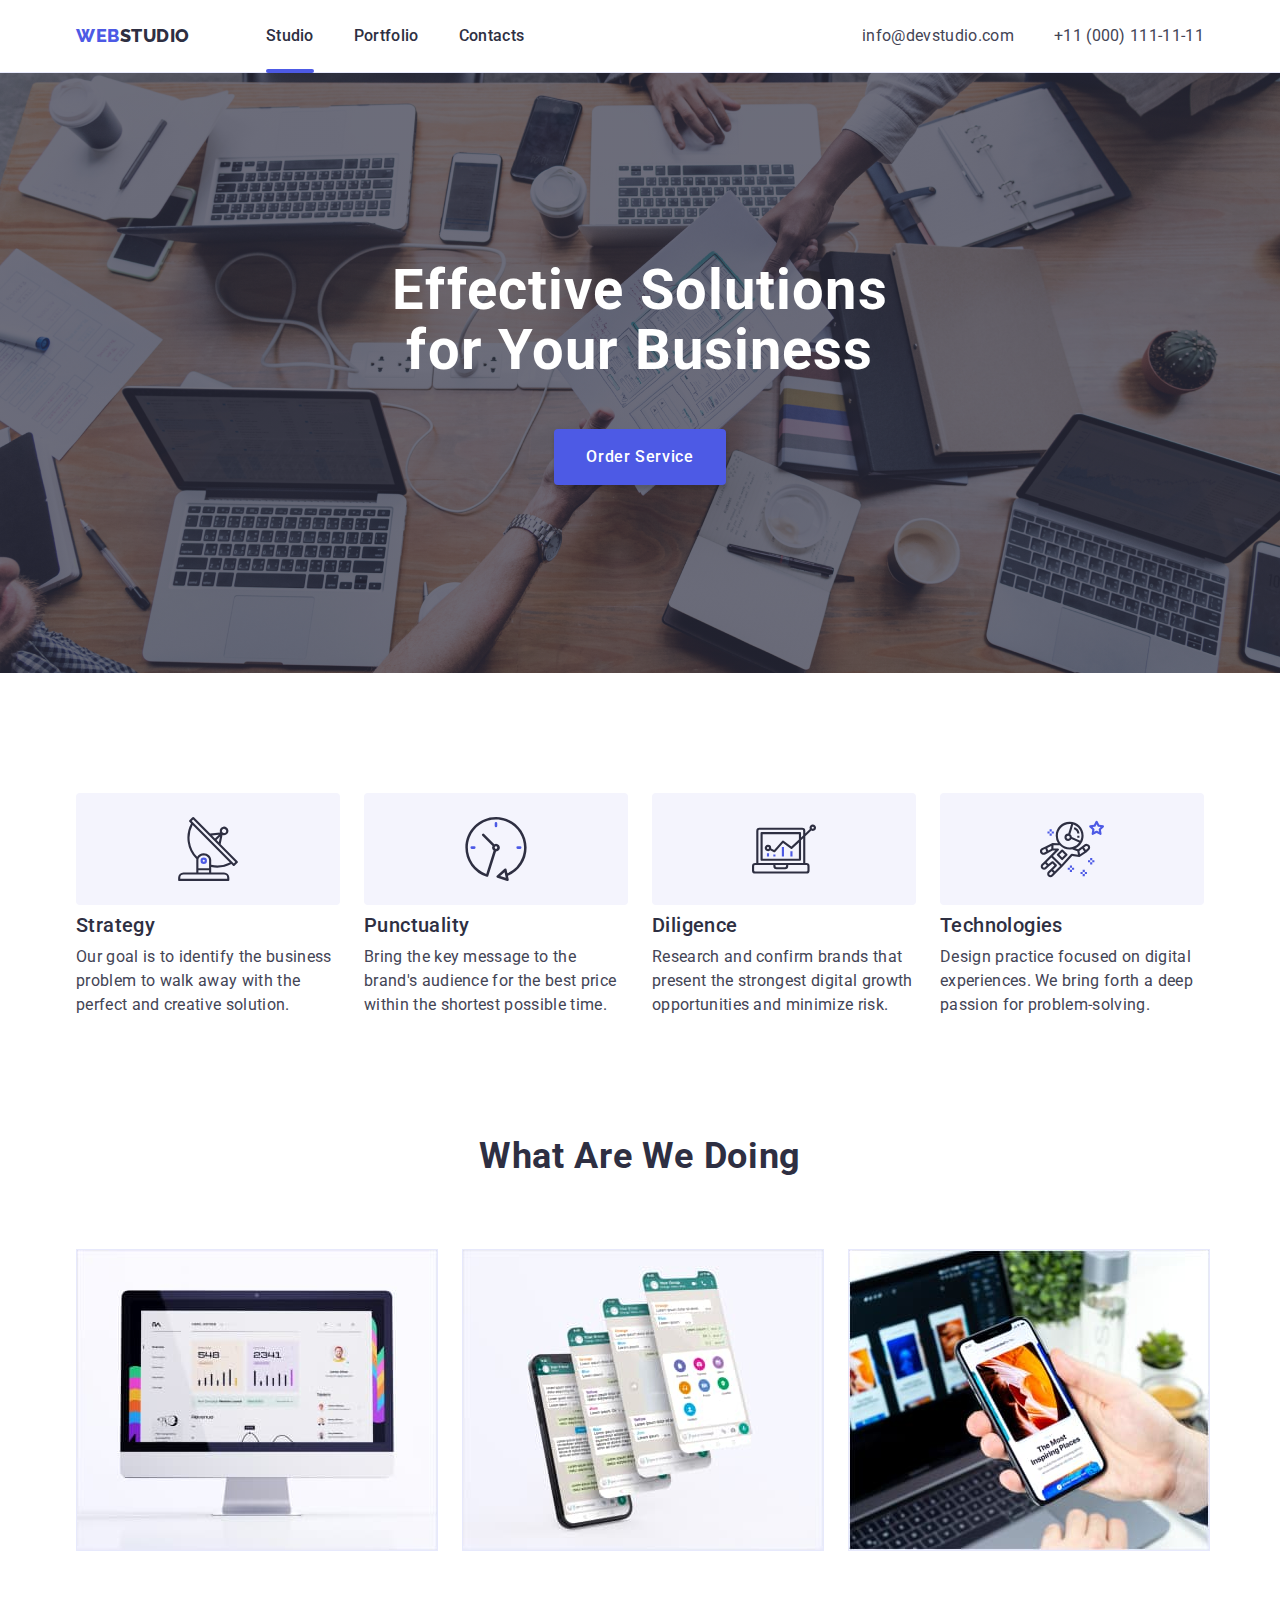
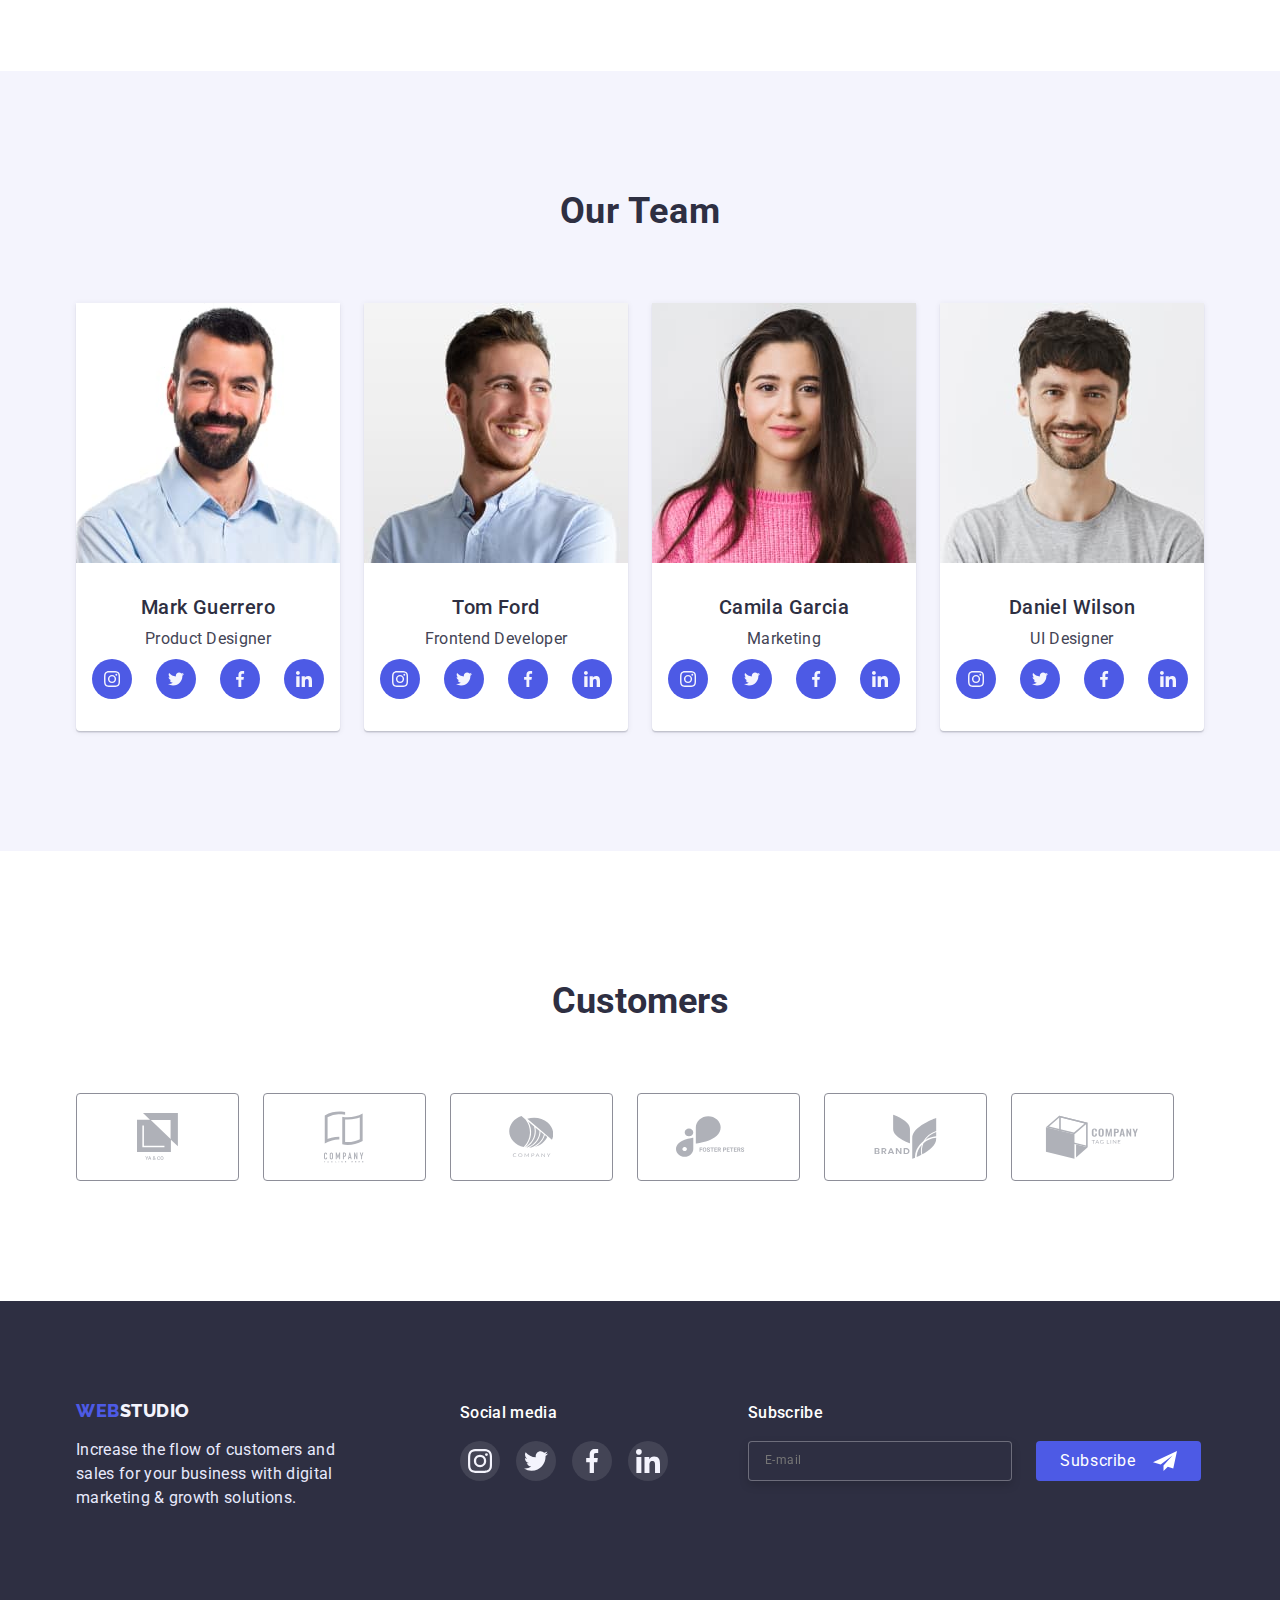
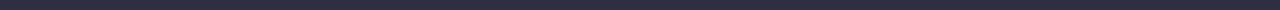
<file: index.html>
<!DOCTYPE html>
<html lang="en">
  <head>
    <meta charset="UTF-8" />
    <meta http-equiv="X-UA-Compatible" content="IE=edge" />
    <meta name="viewport" content="width=device-width, initial-scale=1.0" />
    <title>Document</title>
    <link rel="preconnect" href="https://fonts.googleapis.com" />
    <link rel="preconnect" href="https://fonts.gstatic.com" crossorigin />
    <link
      href="https://fonts.googleapis.com/css2?family=Raleway:wght@800&family=Roboto:wght@400;500;700&display=swap"
      rel="stylesheet"
    />
    <link
      rel="stylesheet"
      href="https://cdn.jsdelivr.net/npm/modern-normalize@1.1.0/modern-normalize.min.css"
    />
    <link rel="stylesheet" href="./styles/style.css" />
  </head>
  <body>
    <header class="header">
      <div class="container header-container">
        <nav class="header-nav">
          <div class="header-nav-box">
            <a class="header-nav-link text-raleway" href="./index.html"
              >WEB<span class="logo-header">STUDIO</span></a
            >
            <ul class="header-nav-list list">
              <li class="header-nav-item">
                <a
                  class="header-nav-links current text-roboto"
                  href="./index.html"
                  >Studio</a
                >
              </li>
              <li class="header-nav-item">
                <a class="header-nav-links text-roboto" href="./portfolio.html"
                  >Portfolio</a
                >
              </li>
              <li class="header-nav-item">
                <a class="header-nav-links text-roboto" href="">Contacts</a>
              </li>
            </ul>
          </div>
        </nav>

        <address class="header-address">
          <ul class="header-address-list list">
            <li class="header-address-contact link">
              <a
                href="mailto:info@devstudio.com"
                class="header-address-letterr text-roboto address-mail"
                >info@devstudio.com</a
              >
            </li>
            <li class="header-address-contact link">
              <a
                href="tel:+110001111111"
                class="header-address-letterr text-roboto address-phone"
                >+11 (000) 111-11-11</a
              >
            </li>
          </ul>
        </address>
      </div>
    </header>
    <main class="main">
      <section class="hero">
        <div class="container">
          <h1 class="hero-text text-roboto">
            Effective Solutions for Your Business
          </h1>
          <button type="button" class="hero-button text-roboto" data-modal-open>
            Order Service
          </button>
        </div>
      </section>

      <section class="scrolls">
        <div class="container">
          <h2 class="hidden-filt visually-hidden" hidden>Hidden</h2>
          <ul class="scrolls-list list">
            <li class="scrolls-item">
              <div class="scrolls-item-box">
                <svg class="scrolls-icon" width="64" height="64">
                  <use href="./images/symbol-defs.svg#icon-antenna"></use>
                </svg>
              </div>
              <h3 class="scrolls-subtitle text-roboto">Strategy</h3>
              <p class="scrolls-text text-roboto">
                Our goal is to identify the business problem to walk away with
                the perfect and creative solution.
              </p>
            </li>

            <li class="scrolls-item">
              <div class="scrolls-item-box">
                <svg class="scrolls-icon" width="64" height="64">
                  <use href="./images/symbol-defs.svg#icon-clock"></use>
                </svg>
              </div>
              <h3 class="scrolls-subtitle text-roboto">Punctuality</h3>
              <p class="scrolls-text text-roboto">
                Bring the key message to the brand's audience for the best price
                within the shortest possible time.
              </p>
            </li>

            <li class="scrolls-item">
              <div class="scrolls-item-box">
                <svg class="scrolls-icon" width="64" height="64">
                  <use href="./images/symbol-defs.svg#icon-diagram"></use>
                </svg>
              </div>
              <h3 class="scrolls-subtitle text-roboto">Diligence</h3>
              <p class="scrolls-text text-roboto">
                Research and confirm brands that present the strongest digital
                growth opportunities and minimize risk.
              </p>
            </li>

            <li class="scrolls-item">
              <div class="scrolls-item-box">
                <svg class="scrolls-icon" width="64" height="64">
                  <use href="./images/symbol-defs.svg#icon-astronaut"></use>
                </svg>
              </div>
              <h3 class="scrolls-subtitle text-roboto">Technologies</h3>
              <p class="scrolls-text text-roboto">
                Design practice focused on digital experiences. We bring forth a
                deep passion for problem-solving.
              </p>
            </li>
          </ul>
        </div>
      </section>

      <section class="picture-icon-job">
        <div class="container">
          <h2 class="picture-icon-subtitle text-roboto">What Are We Doing</h2>
          <ul class="picture-icon-list list">
            <li class="picture-icon-item">
              <img src="./images/mac.jpg" alt="mac" width="360" />
            </li>
            <li class="picture-icon-item">
              <img src="./images/phone.jpg" alt="phone" width="360" />
            </li>
            <li class="picture-icon-item">
              <img src="./images/photo.jpg" alt="photo" width="360" />
            </li>
          </ul>
        </div>
      </section>

      <section class="sec-team">
        <div class="container">
          <h2 class="sec-team-subtitle text-roboto">Our Team</h2>
          <ul class="sec-team-list list">
            <li class="sec-team-item">
              <img src="./images/mark.jpg" alt="mark" width="264" />
              <div class="sec-item-band">
                <h3 class="sec-team-item-subtitle text-roboto">
                  Mark Guerrero
                </h3>
                <p class="sec-team-item-text text-roboto">Product Designer</p>
                <ul class="team-soc-list list">
                  <li class="team-soc-item">
                    <a class="team-soc-link link" href="">
                      <svg class="team-soc-icon" width="16" height="16">
                        <use
                          href="./images/symbol-defs.svg#icon-instagram-2"
                        ></use>
                      </svg>
                    </a>
                  </li>
                  <li class="team-soc-item">
                    <a class="team-soc-link link" href="">
                      <svg class="team-soc-icon" width="16" height="16">
                        <use
                          href="./images/symbol-defs.svg#icon-twitter-1"
                        ></use>
                      </svg>
                    </a>
                  </li>
                  <li class="team-soc-item">
                    <a class="team-soc-link link" href="">
                      <svg class="team-soc-icon" width="16" height="16">
                        <use
                          href="./images/symbol-defs.svg#icon-facebook-1"
                        ></use>
                      </svg>
                    </a>
                  </li>
                  <li class="team-soc-item">
                    <a class="team-soc-link link" href="">
                      <svg class="team-soc-icon" width="16" height="16">
                        <use
                          href="./images/symbol-defs.svg#icon-linkedin-1"
                        ></use>
                      </svg>
                    </a>
                  </li>
                </ul>
              </div>
            </li>

            <li class="sec-team-item">
              <img src="./images/tom.jpg" alt="tom" width="264" />
              <div class="sec-item-band">
                <h3 class="sec-team-item-subtitle text-roboto">Tom Ford</h3>
                <p class="sec-team-item-text text-roboto">Frontend Developer</p>
                <ul class="team-soc-list list">
                  <li class="team-soc-item">
                    <a class="team-soc-link link" href="">
                      <svg class="team-soc-icon" width="16" height="16">
                        <use
                          href="./images/symbol-defs.svg#icon-instagram-2"
                        ></use>
                      </svg>
                    </a>
                  </li>
                  <li class="team-soc-item">
                    <a class="team-soc-link link" href="">
                      <svg class="team-soc-icon" width="16" height="16">
                        <use
                          href="./images/symbol-defs.svg#icon-twitter-1"
                        ></use>
                      </svg>
                    </a>
                  </li>
                  <li class="team-soc-item">
                    <a class="team-soc-link link" href="">
                      <svg class="team-soc-icon" width="16" height="16">
                        <use
                          href="./images/symbol-defs.svg#icon-facebook-1"
                        ></use>
                      </svg>
                    </a>
                  </li>
                  <li class="team-soc-item">
                    <a class="team-soc-link link" href="">
                      <svg class="team-soc-icon" width="16" height="16">
                        <use
                          href="./images/symbol-defs.svg#icon-linkedin-1"
                        ></use>
                      </svg>
                    </a>
                  </li>
                </ul>
              </div>
            </li>

            <li class="sec-team-item">
              <img src="./images/camila.jpg" alt="camila" width="264" />
              <div class="sec-item-band">
                <h3 class="sec-team-item-subtitle text-roboto">
                  Camila Garcia
                </h3>
                <p class="sec-team-item-text text-roboto">Marketing</p>
                <ul class="team-soc-list list">
                  <li class="team-soc-item">
                    <a class="team-soc-link link" href="">
                      <svg class="team-soc-icon" width="16" height="16">
                        <use
                          href="./images/symbol-defs.svg#icon-instagram-2"
                        ></use>
                      </svg>
                    </a>
                  </li>
                  <li class="team-soc-item">
                    <a class="team-soc-link link" href="">
                      <svg class="team-soc-icon" width="16" height="16">
                        <use
                          href="./images/symbol-defs.svg#icon-twitter-1"
                        ></use>
                      </svg>
                    </a>
                  </li>
                  <li class="team-soc-item">
                    <a class="team-soc-link link" href="">
                      <svg class="team-soc-icon" width="16" height="16">
                        <use
                          href="./images/symbol-defs.svg#icon-facebook-1"
                        ></use>
                      </svg>
                    </a>
                  </li>
                  <li class="team-soc-item">
                    <a class="team-soc-link link" href="">
                      <svg class="team-soc-icon" width="16" height="16">
                        <use
                          href="./images/symbol-defs.svg#icon-linkedin-1"
                        ></use>
                      </svg>
                    </a>
                  </li>
                </ul>
              </div>
            </li>

            <li class="sec-team-item">
              <img src="./images/daniel.jpg" alt="daniel" width="264" />
              <div class="sec-item-band">
                <h3 class="sec-team-item-subtitle text-roboto">
                  Daniel Wilson
                </h3>
                <p class="sec-team-item-text text-roboto">UI Designer</p>
                <ul class="team-soc-list list">
                  <li class="team-soc-item">
                    <a class="team-soc-link link" href="">
                      <svg class="team-soc-icon" width="16" height="16">
                        <use
                          href="./images/symbol-defs.svg#icon-instagram-2"
                        ></use>
                      </svg>
                    </a>
                  </li>
                  <li class="team-soc-item">
                    <a class="team-soc-link link" href="">
                      <svg class="team-soc-icon" width="16" height="16">
                        <use
                          href="./images/symbol-defs.svg#icon-twitter-1"
                        ></use>
                      </svg>
                    </a>
                  </li>
                  <li class="team-soc-item">
                    <a class="team-soc-link link" href="">
                      <svg class="team-soc-icon" width="16" height="16">
                        <use
                          href="./images/symbol-defs.svg#icon-facebook-1"
                        ></use>
                      </svg>
                    </a>
                  </li>
                  <li class="team-soc-item">
                    <a class="team-soc-link link" href="">
                      <svg class="team-soc-icon" width="16" height="16">
                        <use
                          href="./images/symbol-defs.svg#icon-linkedin-1"
                        ></use>
                      </svg>
                    </a>
                  </li>
                </ul>
              </div>
            </li>
          </ul>
        </div>
      </section>
      <section class="custom-logo">
        <div class="container">
          <h2 class="custom-text text-roboto">Customers</h2>
          <ul class="custom-sec-list list">
            <li class="custom-sec-item">
              <a href="" class="custom-sec-link link">
                <svg class="custom-sec-icon" width="41" height="47">
                  <use href="./images/symbol-defs.svg#icon-group"></use>
                </svg>
              </a>
            </li>
            <li class="custom-sec-item">
              <a href="" class="custom-sec-link link">
                <svg class="custom-sec-icon" width="40" height="52">
                  <use href="./images/symbol-defs.svg#icon-group-1"></use>
                </svg>
              </a>
            </li>
            <li class="custom-sec-item">
              <a href="" class="custom-sec-link">
                <svg class="custom-sec-icon" width="44" height="41">
                  <use href="./images/symbol-defs.svg#icon-group-2"></use>
                </svg>
              </a>
            </li>
            <li class="custom-sec-item">
              <a href="" class="custom-sec-link link">
                <svg class="custom-sec-icon" width="84" height="41">
                  <use href="./images/symbol-defs.svg#icon-group-3"></use>
                </svg>
              </a>
            </li>
            <li class="custom-sec-item">
              <a href="" class="custom-sec-link link">
                <svg class="custom-sec-icon" width="63" height="45">
                  <use href="./images/symbol-defs.svg#icon-group-4"></use>
                </svg>
              </a>
            </li>
            <li class="custom-sec-item">
              <a href="" class="custom-sec-link link">
                <svg class="custom-sec-icon" width="94" height="44">
                  <use href="./images/symbol-defs.svg#icon-group-5"></use>
                </svg>
              </a>
            </li>
          </ul>
        </div>
      </section>
    </main>

    <footer class="page-two-footer">
      <div class="container footer-cont">
        <div class="footer-logo">
          <a href="./index.html" class="page-two-logo text-raleway"
            >WEB<span class="logo-foote">STUDIO</span></a
          >
          <p class="page-two-text text-roboto">
            Increase the flow of customers and sales for your business with
            digital marketing & growth solutions.
          </p>
        </div>
        <div class="social-footer">
          <p class="text-footer-icon text-roboto">Social media</p>
          <ul class="footer-list-icon list">
            <li class="footer-item-icon">
              <a class="footer-link-icon link" href="">
                <svg class="footer-icon" width="16" height="16">
                  <use href="./images/symbol-defs.svg#icon-instagram-2"></use>
                </svg>
              </a>
            </li>
            <li class="footer-item-icon">
              <a class="footer-link-icon link" href="">
                <svg class="footer-icon" width="16" height="16">
                  <use href="./images/symbol-defs.svg#icon-twitter-1"></use>
                </svg>
              </a>
            </li>
            <li class="footer-item-icon">
              <a class="footer-link-icon link" href="">
                <svg class="footer-icon" width="16" height="16">
                  <use href="./images/symbol-defs.svg#icon-facebook-1"></use>
                </svg>
              </a>
            </li>
            <li class="footer-item-icon">
              <a class="footer-link-icon link" href="">
                <svg class="footer-icon" width="16" height="16">
                  <use href="./images/symbol-defs.svg#icon-linkedin-1"></use>
                </svg>
              </a>
            </li>
          </ul>
        </div>
        <div class="footer-form">
          <p class="footer-form-txt text-roboto">Subscribe</p>
          <form class="fotr-form">
            <input
              type="email"
              name="E-mail"
              class="ftr-form-inp"
              placeholder="E-mail"
            />

            <button type="submit" class="footer-form-btn">
              Subscribe
              <svg class="footer-icon-button" width="24" height="24">
                <use href="./images/symbol-defs.svg#icon-Frame-3"></use>
              </svg>
            </button>
          </form>
        </div>
      </div>
    </footer>
    <div class="backdrop is-hidden" data-modal>
      <div class="modal">
        <button type="button" class="modal-close-btn" data-modal-close>
          <svg class="modal-icon" width="16" height="16">
            <use
              href="./images/symbol-defs.svg#icon-close-black-18dp-2-1-1"
            ></use>
          </svg>
        </button>
        <p class="modal-title text-roboto">
          Leave your contacts and we will call you back
        </p>
        <form class="modal-form">
          <label class="modal-field">
            <span class="modal-form-text text-roboto">Name</span>
            <span class="modal-field-icon">
              <input type="text" name="user-name" class="modal-form-input" />
              <svg class="modal-form-icon" width="18" height="24">
                <use href="./images/symbol-defs.svg#icon-person-black"></use>
              </svg>
            </span>
          </label>
          <label class="modal-field">
            <span class="modal-form-text text-roboto">Phone</span>
            <span class="modal-field-icon">
              <input type="tel" name="user-phone" class="modal-form-input" />
              <svg class="modal-form-icon" width="18" height="24">
                <use href="./images/symbol-defs.svg#icon-phone-black"></use>
              </svg>
            </span>
          </label>
          <label class="modal-field">
            <span class="modal-form-text text-roboto">Email</span>
            <span class="modal-field-icon">
              <input type="email" name="user-email" class="modal-form-input" />
              <svg class="modal-form-icon" width="18" height="24">
                <use href="./images/symbol-defs.svg#icon-email-black"></use>
              </svg>
            </span>
          </label>
          <label class="modal-field">
            <span class="modal-form-text text-roboto">Comment</span>
            <span class="modal-text-input">
              <textarea
                name="user-comment"
                class="modal-com-input"
                placeholder="Text input"
              ></textarea>
            </span>
          </label>
          <div class="check-box between">
            <input
              class="input-check visually-hidden"
              type="checkbox"
              id="check"
              value="true"
            />
            <label
              class="modal-field last-lbl text-roboto check-text"
              for="check"
              >I accept the terms and conditions of the
              <span class="checkbox-span">
                <a class="modal-field-link" href="">Privacy Policy</a>
              </span>
            </label>
          </div>
          <button type="submit" class="modal-form-btn text-roboto">Send</button>
        </form>
      </div>
    </div>
    <script src="./js/modal.js"></script>
  </body>
</html>
</file>
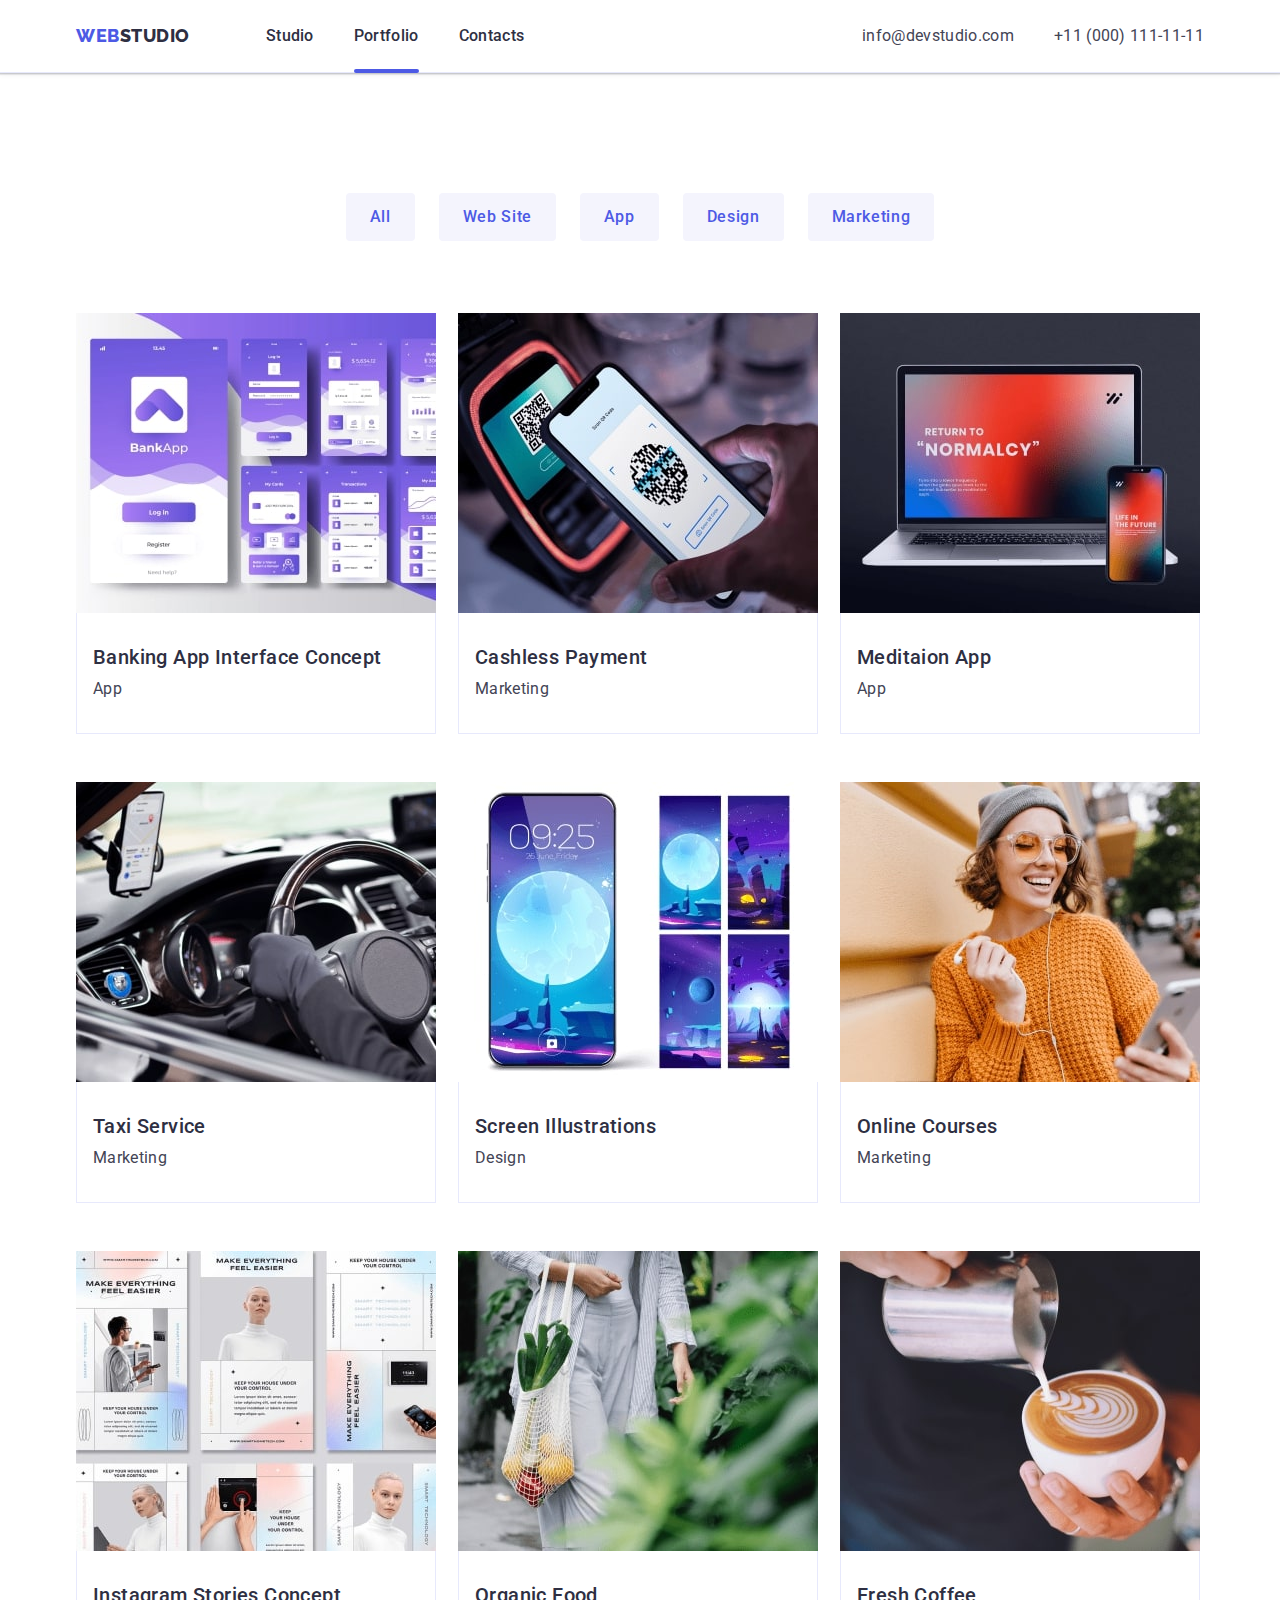
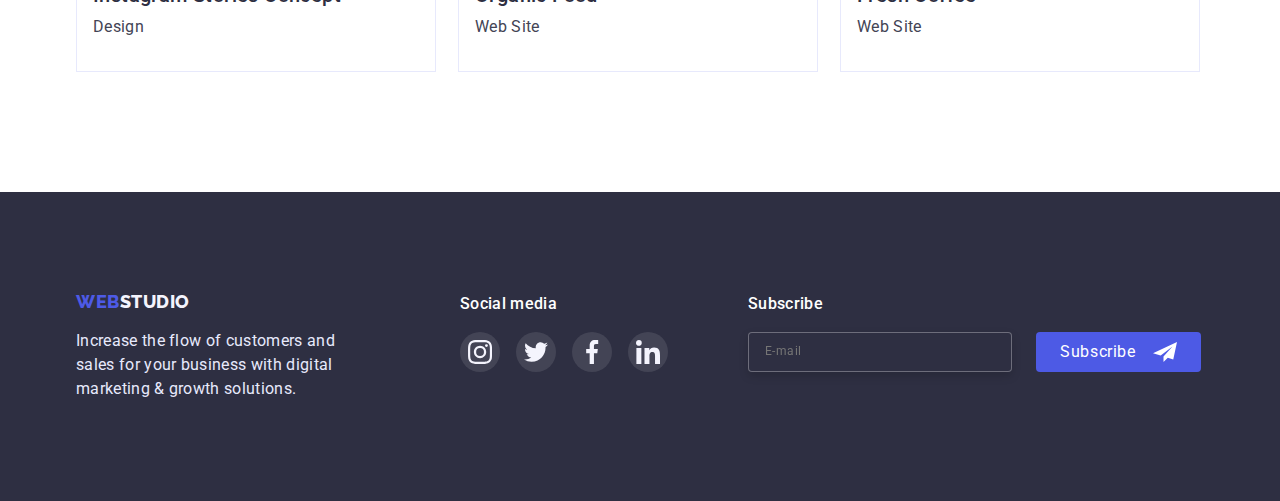
<file: portfolio.html>
<!DOCTYPE html>
<html lang="en">
  <head>
    <meta charset="UTF-8" />
    <meta http-equiv="X-UA-Compatible" content="IE=edge" />
    <meta name="viewport" content="width=device-width, initial-scale=1.0" />
    <title>Document</title>
    <link rel="preconnect" href="https://fonts.googleapis.com" />
    <link rel="preconnect" href="https://fonts.gstatic.com" crossorigin />
    <link
      href="https://fonts.googleapis.com/css2?family=Raleway:wght@800&family=Roboto:wght@400;500;700&display=swap"
      rel="stylesheet"
    />
    <link
      rel="stylesheet"
      href="https://cdn.jsdelivr.net/npm/modern-normalize@1.1.0/modern-normalize.min.css"
    />
    <link rel="stylesheet" href="./styles/style.css" />
  </head>
  <body>
    <header class="header">
      <div class="container header-container">
        <nav class="header-nav">
          <a class="header-nav-link text-raleway" href="./index.html"
            >WEB<span class="logo-header">STUDIO</span></a
          >
          <ul class="header-nav-list list">
            <li class="header-nav-item">
              <a class="header-nav-links text-roboto" href="./index.html"
                >Studio</a
              >
            </li>
            <li class="header-nav-item">
              <a
                class="header-nav-links current text-roboto"
                href="./portfolio.html"
                >Portfolio</a
              >
            </li>
            <li class="header-nav-item">
              <a class="header-nav-links text-roboto" href="">Contacts</a>
            </li>
          </ul>
        </nav>
        <address class="header-address">
          <ul class="header-address-list list">
            <li class="header-address-contact link">
              <a
                href="mailto:info@devstudio.com"
                class="header-address-letterr text-roboto address-mail"
                >info@devstudio.com</a
              >
            </li>
            <li class="header-address-contact link">
              <a
                href="tel:+110001111111"
                class="header-address-letterr text-roboto address-phone"
                >+11 (000) 111-11-11</a
              >
            </li>
          </ul>
        </address>
      </div>
    </header>
    <main class="main-buttons-list">
      <section class="main-sec-prt">
        <div class="container cont-btn">
          <h1 class="hidden-filt visually-hidden" hidden>filters</h1>
          <ul class="main-buttons list">
            <li class="item-btn">
              <button type="button" class="btn">All</button>
            </li>
            <li class="item-btn">
              <button type="button" class="btn">Web Site</button>
            </li>
            <li class="item-btn">
              <button type="button" class="btn">App</button>
            </li>
            <li class="item-btn">
              <button type="button" class="btn">Design</button>
            </li>
            <li class="item-btn">
              <button type="button" class="btn">Marketing</button>
            </li>
          </ul>
          <ul class="main-prt-list list link">
            <li class="gallery-item">
              <a href="" class="gallery-item-link link">
                <div class="gallery-img-wrap">
                  <img
                    src="./images/bank-app.jpg"
                    alt="Banking App Interface Concept"
                    width="360"
                    height="300"
                  />
                  <p class="gallery-text-wrap text-roboto">
                    14 Stylish and User-Friendly App Design Concepts · Task
                    Manager App · Calorie Tracker App · Exotic Fruit Ecommerce
                    App · Cloud Storage App
                  </p>
                </div>
                <div class="gllery-text">
                  <h2 class="main-prt-subtitle">
                    Banking App Interface Concept
                  </h2>
                  <p class="main-prt-text">App</p>
                </div>
              </a>
            </li>
            <li class="gallery-item">
              <a href="" class="gallery-item-link link">
                <div class="gallery-img-wrap">
                  <img
                    src="./images/payment.jpg"
                    alt="Cashless Payment"
                    width="360"
                    height="300"
                  />
                  <p class="gallery-text-wrap text-roboto">
                    14 Stylish and User-Friendly App Design Concepts · Task
                    Manager App · Calorie Tracker App · Exotic Fruit Ecommerce
                    App · Cloud Storage App
                  </p>
                </div>

                <div class="gllery-text">
                  <h2 class="main-prt-subtitle">Cashless Payment</h2>
                  <p class="main-prt-text">Marketing</p>
                </div>
              </a>
            </li>
            <li class="gallery-item">
              <a href="" class="gallery-item-link link">
                <div class="gallery-img-wrap">
                  <img
                    src="./images/meditation.jpg"
                    alt="Meditaion App"
                    width="360"
                    height="300"
                  />
                  <p class="gallery-text-wrap text-roboto">
                    14 Stylish and User-Friendly App Design Concepts · Task
                    Manager App · Calorie Tracker App · Exotic Fruit Ecommerce
                    App · Cloud Storage App
                  </p>
                </div>

                <div class="gllery-text">
                  <h2 class="main-prt-subtitle">Meditaion App</h2>
                  <p class="main-prt-text">App</p>
                </div>
              </a>
            </li>
            <li class="gallery-item">
              <a href="" class="gallery-item-link link">
                <div class="gallery-img-wrap">
                  <img
                    src="./images/taxi.jpg"
                    alt="Taxi Service"
                    width="360"
                    height="300"
                  />
                  <p class="gallery-text-wrap text-roboto">
                    14 Stylish and User-Friendly App Design Concepts · Task
                    Manager App · Calorie Tracker App · Exotic Fruit Ecommerce
                    App · Cloud Storage App
                  </p>
                </div>

                <div class="gllery-text">
                  <h2 class="main-prt-subtitle">Taxi Service</h2>
                  <p class="main-prt-text">Marketing</p>
                </div>
              </a>
            </li>
            <li class="gallery-item">
              <a href="" class="gallery-item-link link">
                <div class="gallery-img-wrap">
                  <img
                    src="./images/screen.jpg"
                    alt="Screen Illustrations"
                    width="360"
                    height="300"
                  />
                  <p class="gallery-text-wrap text-roboto">
                    14 Stylish and User-Friendly App Design Concepts · Task
                    Manager App · Calorie Tracker App · Exotic Fruit Ecommerce
                    App · Cloud Storage App
                  </p>
                </div>

                <div class="gllery-text">
                  <h2 class="main-prt-subtitle">Screen Illustrations</h2>
                  <p class="main-prt-text">Design</p>
                </div>
              </a>
            </li>
            <li class="gallery-item">
              <a href="" class="gallery-item-link link">
                <div class="gallery-img-wrap">
                  <img
                    src="./images/courses.jpg"
                    alt="Online Courses"
                    width="360"
                    height="300"
                  />
                  <p class="gallery-text-wrap text-roboto">
                    14 Stylish and User-Friendly App Design Concepts · Task
                    Manager App · Calorie Tracker App · Exotic Fruit Ecommerce
                    App · Cloud Storage App
                  </p>
                </div>

                <div class="gllery-text">
                  <h2 class="main-prt-subtitle">Online Courses</h2>
                  <p class="main-prt-text">Marketing</p>
                </div>
              </a>
            </li>
            <li class="gallery-item">
              <a href="" class="gallery-item-link link">
                <div class="gallery-img-wrap">
                  <img
                    src="./images/inst-storis.jpg"
                    alt="Instagram Stories Concept"
                    width="360"
                    height="300"
                  />
                  <p class="gallery-text-wrap text-roboto">
                    14 Stylish and User-Friendly App Design Concepts · Task
                    Manager App · Calorie Tracker App · Exotic Fruit Ecommerce
                    App · Cloud Storage App
                  </p>
                </div>

                <div class="gllery-text">
                  <h2 class="main-prt-subtitle">Instagram Stories Concept</h2>
                  <p class="main-prt-text">Design</p>
                </div>
              </a>
            </li>

            <li class="gallery-item">
              <a href="" class="gallery-item-link link">
                <div class="gallery-img-wrap">
                  <img
                    src="./images/org-food.jpg"
                    alt="Organic Food"
                    width="360"
                    height="300"
                  />
                  <p class="gallery-text-wrap text-roboto">
                    14 Stylish and User-Friendly App Design Concepts · Task
                    Manager App · Calorie Tracker App · Exotic Fruit Ecommerce
                    App · Cloud Storage App
                  </p>
                </div>

                <div class="gllery-text">
                  <h2 class="main-prt-subtitle">Organic Food</h2>
                  <p class="main-prt-text">Web Site</p>
                </div>
              </a>
            </li>
            <li class="gallery-item">
              <a href="" class="gallery-item-link link">
                <div class="gallery-img-wrap">
                  <img
                    src="./images/coffee.jpg"
                    alt="Fresh Coffee"
                    width="360"
                    height="300"
                  />
                  <p class="gallery-text-wrap text-roboto">
                    14 Stylish and User-Friendly App Design Concepts · Task
                    Manager App · Calorie Tracker App · Exotic Fruit Ecommerce
                    App · Cloud Storage App
                  </p>
                </div>

                <div class="gllery-text">
                  <h2 class="main-prt-subtitle">Fresh Coffee</h2>
                  <p class="main-prt-text">Web Site</p>
                </div>
              </a>
            </li>
          </ul>
        </div>
      </section>
    </main>
    <footer class="page-two-footer">
      <div class="container footer-cont">
        <div class="footer-logo">
          <a href="./index.html" class="page-two-logo text-raleway"
            >WEB<span class="logo-foote">STUDIO</span></a
          >
          <p class="page-two-text text-roboto">
            Increase the flow of customers and sales for your business with
            digital marketing & growth solutions.
          </p>
        </div>
        <div class="social-footer">
          <p class="text-footer-icon text-roboto">Social media</p>
          <ul class="footer-list-icon list">
            <li class="footer-item-icon">
              <a class="footer-link-icon link" href="">
                <svg class="footer-icon" width="16" height="16">
                  <use href="./images/symbol-defs.svg#icon-instagram-2"></use>
                </svg>
              </a>
            </li>
            <li class="footer-item-icon">
              <a class="footer-link-icon link" href="">
                <svg class="footer-icon" width="16" height="16">
                  <use href="./images/symbol-defs.svg#icon-twitter-1"></use>
                </svg>
              </a>
            </li>
            <li class="footer-item-icon">
              <a class="footer-link-icon link" href="">
                <svg class="footer-icon" width="16" height="16">
                  <use href="./images/symbol-defs.svg#icon-facebook-1"></use>
                </svg>
              </a>
            </li>
            <li class="footer-item-icon">
              <a class="footer-link-icon link" href="">
                <svg class="footer-icon" width="16" height="16">
                  <use href="./images/symbol-defs.svg#icon-linkedin-1"></use>
                </svg>
              </a>
            </li>
          </ul>
        </div>
        <div class="footer-form">
          <p class="footer-form-txt text-roboto">Subscribe</p>
          <form class="fotr-form">
            <input
              type="email"
              name="E-mail"
              class="ftr-form-inp"
              placeholder="E-mail"
            />
            <div class="footer-btn-icon">
              <button type="submit" class="footer-form-btn">
                <span class="footer-form-span">Subscribe</span>
              </button>
              <svg class="footer-icon-button" width="24" height="24">
                <use href="./images/symbol-defs.svg#icon-Frame-3"></use>
              </svg>
            </div>
          </form>
        </div>
      </div>
    </footer>
  </body>
</html>
</file>
<file: styles/style.css>
/* index style */
body {
  color: var(--dark-color);
  font-family: "Roboto", sans-serif;
  background-color: #ffffff;
}

:root {
  --transition-fun: cubic-bezier(0.4, 0, 0.2, 1);
  --primarybrand-color: #4d5ae5;
  --pressedstate-color: #404bbf;
  --dark-color: #2e2f42;
  --success-color: #31d0aa;
  --text-color: #434455;
  --subtletext-color: #8e8f99;
  --accent-color: #e7e9fc;
  --light-color: #f4f4fd;
  --modaloverlay-color: #2e2f4266;
  --herobgr-color: #2e2f42b2;
  --current-color: #9747ff;
  --lggrad-color: linear-gradient(rgba(46, 47, 66, 0.7), rgba(46, 47, 66, 0.7));
}

h1,
h2,
h3,
h4,
h5,
p {
  margin-top: 0;
  margin-bottom: 0;
}
ul {
  margin-top: 0;
  margin-bottom: 0;
  padding-left: 0;
}
img {
  display: block;
}
.link {
  text-decoration: none;
}
.list {
  list-style: none;
}
.box-list {
}
button {
  cursor: pointer;
}
.container {
  width: 100%;
  max-width: 1158px;
  padding: 0 15px;
  margin: 0 auto;
}
.footer-cont {
  display: flex;
}
.header-container {
  display: flex;
  align-items: center;
}
.text-raleway {
  font-family: "Raleway", sans-serif;
  text-decoration: none;
}
.logo-foote {
  color: var(--light-color);
}
.logo-header {
  color: var(--dark-color);
}
.text-roboto {
  font-family: "Roboto", sans-serif;
  text-decoration: none;
  font-style: normal;
}
.header {
  border-bottom: 1px solid #e7e9fc;
  box-shadow: 0px 2px 1px rgba(46, 47, 66, 0.08),
    0px 1px 1px rgba(46, 47, 66, 0.16), 0px 1px 6px rgba(46, 47, 66, 0.08);
}

.header-nav {
  display: flex;
  margin-right: auto;
}
.header-nav-link {
  padding-top: 24px;
  padding-bottom: 24px;
  font-weight: 800;
  font-size: 18px;
  line-height: 1.33;
  letter-spacing: 0.03em;
  color: var(--primarybrand-color);
}
.header-nav-item {
  position: relative;
  padding-top: 24px;
  padding-bottom: 24px;
}
.header-nav-box {
  display: flex;
}
.current {
  color: var(--primarybrand-color);
}
.current::after {
  content: "";
  position: absolute;
  background-color: var(--primarybrand-color);
  border-radius: 2px;
  display: block;
  width: 100%;
  height: 4px;
  bottom: -1px;
  left: 0;
  pointer-events: none;
}
.header-nav-list {
  display: flex;
  gap: 40px;
  margin-left: 76px;
}
.header-nav-links {
  transition-property: color 250ms var(--transition-fun);
  font-weight: 500;
  font-size: 16px;
  line-height: 1.5;
  letter-spacing: 0.02em;
  color: var(--dark-color);
  transition: 250ms;
}
.header-nav-links:is(:hover, :focus) {
  color: var(--pressedstate-color);
}
.header-address {
}
.header-address-list {
  display: flex;
  gap: 40px;
}
.header-address-letterr {
  transition-property: color 250ms var(--transition-fun);
  font-weight: 400;
  font-size: 16px;
  line-height: 1.5;
  letter-spacing: 0.02em;
  color: var(--text-color);
}
.address-mail {
}
.address-phone {
}
.header-address-letterr:is(:hover, :focus) {
  color: var(--pressedstate-color);
}
.header-address-contact {
}
.main {
}
.hero {
  display: flex;
  background-color: var(--dark-color);
  background-image: var(--lggrad-color), url(../images/people-office.jpg);
  background-repeat: no-repeat;
  background-position: center;
  background-size: cover;
  max-width: 1440px;
  padding-top: 188px;
  padding-bottom: 188px;
  margin: auto;
}
.hero-text {
  display: flex;
  align-items: center;
  margin: auto;
  max-width: 500px;
  height: 120px;
}

.hero-text {
  font-weight: 700;
  font-size: 56px;
  line-height: 1.07;
  text-align: center;
  letter-spacing: 0.02em;
  color: #ffffff;
}
.hero-button {
  display: flex;
  padding: 16px 32px;
  min-width: 169px;
  height: 56px;
  box-shadow: 0px 4px 4px rgba(0, 0, 0, 0.15);
  border-radius: 4px;
  border: 0;
}
.hero-button {
  transition-property: background-color 250ms var(--transition-fun);
  margin-left: auto;
  margin-right: auto;
  margin-top: 48px;
  font-weight: 500;
  font-size: 16px;
  line-height: 1.5;
  letter-spacing: 0.04em;
  color: #ffffff;
  background: var(--primarybrand-color);
  cursor: pointer;
  transition: 250ms;
}
.hero-button:is(:hover, :focus) {
  background-color: var(--pressedstate-color);
}
.scrolls {
  padding-top: 120px;
  padding-bottom: 120px;
}
.visually-hidden {
  position: absolute;
  width: 1px;
  height: 1px;
  margin: -1px;
  border: 0;
  padding: 0;
  white-space: nowrap;
  clip-path: inset(100%);
  clip: rect(0 0 0 0);
  overflow: hidden;
}

.scrolls-list {
  display: flex;
}
.scrolls-icon {
}
.scrolls-item-box {
  display: flex;
  justify-content: center;
  align-items: center;
  width: 264px;
  height: 112px;
  background: #f4f4fd;
  border-radius: 4px;
  margin-bottom: 8px;
}
.scrolls-item {
  margin-left: 24px;
  width: 264px;
  height: 104px;
}
.scrolls-item:first-child {
  margin-left: 0;
}
.scrolls-subtitle {
  font-weight: 500;
  font-size: 20px;
  line-height: 1.2;
  letter-spacing: 0.02em;
  color: var(--dark-color);
  margin-bottom: 8px;
}

.scrolls-text {
  font-weight: 400;
  font-size: 16px;
  line-height: 1.5;
  letter-spacing: 0.02em;
  color: var(--text-color);
}
.picture-icon-job {
  margin-top: 120px;
  padding-bottom: 120px;
}
.picture-icon-subtitle {
  margin-bottom: 72px;
  text-align: center;
}
.picture-icon-subtitle {
  font-weight: 700;
  font-size: 36px;
  line-height: 1.11;
  letter-spacing: 0.02em;
  color: var(--dark-color);
}
.picture-icon-list {
  display: flex;
  gap: 24px;
}
.picture-icon-item {
  border: 1px solid #e7e9fc;
}
.sec-team {
  padding-top: 120px;
  padding-bottom: 120px;
  background: var(--light-color);
}
.sec-item-band {
  padding: 32px 16px;
  text-align: center;
}
.sec-team-subtitle {
  font-weight: 700;
  font-size: 36px;
  line-height: 40px;
  letter-spacing: 0.02em;
  color: var(--dark-color);
}
.team-soc-list {
  display: flex;
  justify-content: center;
  gap: 24px;
  margin-top: 8px;
}
.team-soc-item {
  width: 40px;
  height: 40px;
}
.team-soc-link {
  transition-property: background-color 250ms var(--transition-fun);
  width: 100%;
  height: 100%;
  border-radius: 50%;
  display: flex;
  justify-content: center;
  align-items: center;
  background-color: #4d5ae5;
  transition: 250ms;
}
.team-soc-icon {
  fill: #f4f4fd;
}
.team-soc-link:is(:hover, :focus) {
  background-color: #404bbf;
}
.social-footer {
  margin-left: 120px;
}
.footer-list-icon {
  display: flex;
  justify-content: center;
  gap: 16px;
  margin-top: 8px;
}
.custom-logo {
  padding-top: 130px;
  padding-bottom: 120px;
}
.custom-text {
  font-weight: 700;
  font-size: 36px;
  line-height: 40px;
  text-align: center;
  margin-bottom: 72px;
}
.custom-sec-list {
  display: flex;
  gap: 24px;
}
.custom-sec-item {
  width: calc((100% - 150px) / 6);
  height: 88px;
}
.custom-sec-link {
  transition-property: border-color 250ms fill var(--transition-fun);
  width: 100%;
  height: 100%;
  border: 1px solid #8e8f99;
  border-radius: 4px;
  display: flex;
  align-items: center;
  justify-content: center;
}
.custom-sec-link:is(:hover, :focus) {
  border-color: #404bbf;
}
.custom-sec-link:is(:hover, :focus) .custom-sec-icon {
  fill: #404bbf;
}
.custom-sec-icon {
  transition: 250ms;
  fill: #afb1b8;
}
.footer-item-icon {
  width: 40px;
  height: 40px;
}
.footer-link-icon {
  width: 100%;
  height: 100%;
  border-radius: 50%;
  display: flex;
  justify-content: center;
  align-items: center;
  background-color: rgba(255, 255, 255, 0.1);
}
.footer-icon {
  width: 24px;
  height: 24px;
  fill: #f4f4fd;
}
.text-footer-icon {
  transition-property: background transition var(--transition-fun);
  font-weight: 500;
  font-size: 16px;
  line-height: 1.5;
  letter-spacing: 0.02em;
  color: #ffffff;
  margin-bottom: 16px;
}
.footer-link-icon:is(:hover, :focus) {
  background: #31d0aa;
  transition: 250ms;
}
.sec-team-subtitle {
  margin-bottom: 72px;
  text-align: center;
}
.sec-team-list {
  display: flex;

  gap: 24px;
}
.sec-team-item {
  background: #ffffff;
  box-shadow: 0px 1px 6px rgba(46, 47, 66, 0.08),
    0px 1px 1px rgba(46, 47, 66, 0.16), 0px 2px 1px rgba(46, 47, 66, 0.08);
  border-radius: 0px 0px 4px 4px;
}
.sec-team-item-subtitle {
  font-weight: 500;
  font-size: 20px;
  line-height: 1.2;
  letter-spacing: 0.02em;
  color: var(--dark-color);
  margin-bottom: 8px;
}
.sec-team-item-text {
  font-weight: 400;
  font-size: 16px;
  line-height: 1.5;
  text-align: center;
  letter-spacing: 0.02em;
  color: var(--text-color);
}
.page-two-footer {
  background: var(--dark-color);
  padding-top: 100px;
  padding-bottom: 100px;
}
.page-two-logo {
  font-weight: 800;
  font-size: 18px;
  line-height: 1.16;
  letter-spacing: 0.03em;
  text-transform: uppercase;
  color: var(--primarybrand-color);
  text-decoration: none;
}
.page-two-text {
  margin-top: 16px;
  width: 264px;
}
.page-two-text {
  font-weight: 400;
  font-size: 16px;
  line-height: 1.5;
  letter-spacing: 0.02em;
  color: var(--accent-color);
}

/*PORTFOLIO style  */
.header-prt {
  padding-bottom: 96px;
}
.header-prt-nav {
}
.header-prt-link {
  font-weight: 800;
  font-size: 18px;
  line-height: 1.33;
  letter-spacing: 0.03em;
  text-transform: uppercase;
  color: var(--primarybrand-color);
}
.header-prt-list {
}
.header-prt-links {
  font-family: inherit;
  font-weight: 500;
  font-size: 16px;
  line-height: 1.5;
  letter-spacing: 0.02em;
  text-decoration: none;
  color: var(--dark-color);
}
.header-prt-links:is(:hover, :focus) {
  color: var(--pressedstate-color);
  cursor: pointer;
}
.address-prt {
}
.address-prt-list {
}
.address-prt-link {
  font-weight: 400;
  font-size: 16px;
  line-height: 1.5;
  letter-spacing: 0.02em;
  color: var(--text-color);
}
.address-prt-link:is(:hover, :focus) {
  color: var(--pressedstate-color);
  cursor: pointer;
}
.main-buttons-list {
}
.main-sec-prt {
  padding-bottom: 120px;
  padding-top: 120px;
}

.main-buttons {
  display: flex;
  justify-content: center;
  margin-bottom: 72px;

  gap: 24px;
}
.btn {
  min-width: 69px;
  height: 48px;
  padding: 12px 24px;
  border: 0;
  border: 1px solid #e7e9fc;
  border-radius: 4px;
}

.btn {
  transition-property: color,
    background-color transition box-shadow border-radius, var(--transition-fun);
  font-family: inherit;
  font-weight: 500;
  font-size: 16px;
  line-height: 1.5;
  letter-spacing: 0.04em;
  color: var(--primarybrand-color);
  background: #f4f4fd;
  cursor: pointer;
  border: 0;
}
.btn:is(:hover, :focus) {
  color: #ffffff;
  background-color: var(--pressedstate-color);
  box-shadow: 0px 3px 1px rgba(0, 0, 0, 0.1), 0px 2px 1px rgba(0, 0, 0, 0.08),
    0px 2px 2px rgba(0, 0, 0, 0.12);
  border-radius: 4px;
  transition: 250ms;
}
.main-prt-list {
  display: flex;
  flex-wrap: wrap;
  column-gap: 22px;
  row-gap: 48px;
}
.gallery-item:nth-child(3n) {
  margin-right: 0;
}
.gallery-img-wrap {
  position: relative;
  overflow: hidden;
}
.gallery-item-link:is(:hover, :focus) .gallery-text-wrap {
  transform: translateY(0);
}
.gallery-text-wrap {
  transition-property: transform;
  position: absolute;
  top: 0px;
  padding: 40px 32px;
  font-weight: 400;
  font-size: 16px;
  line-height: 1.5;
  letter-spacing: 0.02em;
  color: #f4f4fd;
  background-color: #4d5ae5;
  height: 100%;
  transform: translateY(100%);
  transition: transform 250ms;
}
.gallery-item-link {
  transition-property: box-shadow;
  display: block;
}
.gallery-item-link:is(:hover, :focus) {
  box-shadow: 0px 1px 6px rgba(46, 47, 66, 0.08),
    0px 1px 1px rgba(46, 47, 66, 0.16), 0px 2px 1px rgba(46, 47, 66, 0.08);
}
.gllery-text {
  padding-top: 32px;
  padding-bottom: 32px;
  padding-left: 16px;
  border: 1px solid #e7e9fc;
  border-top: none;
}

.main-prt-subtitle {
  font-family: inherit;
  font-weight: 500;
  font-size: 20px;
  line-height: 1.2;
  letter-spacing: 0.02em;
  color: var(--dark-color);
  margin-bottom: 8px;
}
.main-prt-text {
  font-family: inherit;
  font-weight: 400;
  font-size: 16px;
  line-height: 1.5;
  letter-spacing: 0.02em;
  color: var(--text-color);
}
.gooter-prt {
  background: var(--dark-color);
}
.footer-prt-logo {
  font-family: "Raleway", sans-serif;
  font-style: normal;
  font-weight: 800;
  font-size: 18px;
  line-height: 1.16;
  display: flex;
  align-items: center;
  letter-spacing: 0.03em;
  text-transform: uppercase;
  color: var(--primarybrand-color);
  text-decoration: none;
}
.footer-prt-txt {
  font-family: inherit;
  font-weight: 400;
  font-size: 16px;
  line-height: 24px;
  letter-spacing: 0.02em;
  color: var(--accent-color);
}
.backdrop {
  position: fixed;
  top: 0;
  height: 100%;
  width: 100%;
  background: rgba(46, 47, 66, 0.4);
  transition: 250ms;
  transition-timing-function: var(--transition-fun);
}
.modal-close-btn {
  position: absolute;
  right: 24px;
  top: 24px;
  transition-property: background-color fill var(--transition-fun);
  display: flex;
  align-items: center;
  justify-content: center;
  padding: 0;
  width: 24px;
  min-height: 24px;
  transition: 250ms;
  background-color: #e7e9fc;
  border: 1px solid rgba(0, 0, 0, 0.1);
  filter: drop-shadow(0px 4px 4px rgba(0, 0, 0, 0.25));
  border-radius: 50%;
}
.modal-close-btn:is(:hover, :focus) {
  background-color: #404bbf;
  fill: #ffffff;
}

.modal {
  position: absolute;
  top: 50%;
  left: 50%;
  transform: translate(-50%, -50%);
  width: 408px;
  min-height: 576px;
  padding: 24px;
  padding-top: 72px;
  background-color: #fcfcfc;
  box-shadow: 0px 1px 1px rgba(0, 0, 0, 0.14), 0px 1px 3px rgba(0, 0, 0, 0.12),
    0px 2px 1px rgba(0, 0, 0, 0.2);
  border-radius: 4px;
}
.is-hidden {
  opacity: 0;
  visibility: hidden;
  pointer-events: none;
}
.modal-title {
  font-weight: 500;
  font-size: 16px;
  line-height: 1.5;
  text-align: center;
  letter-spacing: 0.02em;
  color: #2e2f42;
}
.modal-title {
  margin-bottom: 16px;
}
.modal-form-input {
  font-weight: 400;
  font-size: 12px;
  line-height: 1.33;
  letter-spacing: 0.04em;
}
.modal-form-input:is(:hover, :focus) {
  border: 1px solid #4d5ae5;
}
.modal-form-input:is(:hover, :focus) + .modal-form-icon {
  fill: #4d5ae5;
}
.modal-form-input {
  transition-property: border, 250ms, var(--transition-fun);
  width: 100%;
  height: 40px;
  border: 1px solid rgba(33, 33, 33, 0.2);
  border-radius: 4px;
  margin-bottom: 8px;
  border: 1px solid rgba(33, 33, 33, 0.2);
  border-radius: 4px;
  padding-left: 38px;
  color: #000000;
  outline: transparent;
  transition: 250ms;
}
.modal-com-input:is(:hover, :focus) {
  border: 1px solid #4d5ae5;
}
.modal-com-input {
  transition-property: border, 250ms, var(--transition-fun);
  font-weight: 400;
  font-size: 12px;
  line-height: 1.33;
  letter-spacing: 0.04em;
  height: 120px;
  width: 100%;
  border: 1px solid rgba(33, 33, 33, 0.2);
  border-radius: 4px;
  color: #000000;
  outline: transparent;
  padding-top: 8px;
  padding-left: 16px;
  resize: none;
  transition: 250ms;
}
.modal-form-btn {
  display: flex;
  justify-content: center;
  align-items: center;
  padding: 16px 32px;
  min-width: 169px;
  height: 56px;
  box-shadow: 0px 4px 4px rgba(0, 0, 0, 0.15);
  border-radius: 4px;
  border: 0;
}
.modal-form-btn {
  transition-property: background-color, 250ms, var(--transition-fun);
  margin-left: auto;
  margin-right: auto;
  margin-top: 8px;
  font-weight: 500;
  font-size: 16px;
  line-height: 1.5;
  letter-spacing: 0.04em;
  color: #ffffff;
  background: var(--primarybrand-color);
  cursor: pointer;
  transition: 250ms;
}
.modal-form-btn:is(:hover, :focus) {
  background-color: var(--pressedstate-color);
}
.modal-form-text {
  font-weight: 400;
  font-size: 12px;
  line-height: 1.33;
  letter-spacing: 0.04em;
  color: #8e8f99;
  display: inline-block;
  margin-bottom: 4px;
}

.modal-field-icon {
  position: relative;
}
.modal-form-icon {
  transition-property: background-color, 250ms, var(--transition-fun);
  position: absolute;
  left: 16px;
  top: 0%;
  transition: 250ms;
}
.modal-field {
}
.between {
  white-space: nowrap;
}
.last-lbl {
}
.modal-field-link {
  margin-left: 5px;
  font-weight: 400;
  font-size: 12px;
  line-height: 1.33;
  letter-spacing: 0.04em;
  color: #4d5ae5;
}

.check-box {
  margin-top: 16px;
  margin-bottom: 24px;
  display: flex;
  align-items: center;
}

.input-check:checked + .check-text::before {
  background-color: #404bbf;
  border: none;
  background-image: url(../images/check.svg);
  background-repeat: no-repeat;
  background-position: center;
}
.input-check:hover + .check-text::before {
  border-color: #404bbf;
  border: 1.25px solid;
  border-radius: 2px;
}
.input-check:focus + .check-text::before {
  border-color: #404bbf;
  border: 1.25px solid;
  border-radius: 2px;
}

.check-text {
  font-weight: 400;
  font-size: 12px;
  line-height: 1.33;
  letter-spacing: 0.04em;
  color: #757575;
  display: flex;
}
.check-text::before {
  content: "";
  width: 16px;
  height: 16px;
  border: 1.25px solid #2e2f42;
  border-radius: 2px;
  margin-right: 10px;
}
.footer-form-txt {
  font-weight: 500;
  font-size: 16px;
  line-height: 24px;
  letter-spacing: 0.02em;
  color: #ffffff;
  margin-bottom: 16px;
}
.fotr-form {
  display: flex;
}
.ftr-form-inp:is(:hover, :focus) {
  border: 1px solid #4d5ae5;
  border-radius: 4px;
}
.ftr-form-inp {
  font-weight: 400;
  font-size: 12px;
  line-height: 1.33;
  letter-spacing: 0.04em;
  min-height: 40px;
  min-width: 264px;
  padding-left: 16px;
  outline: transparent;
  resize: none;
  background-color: #2e2f42;
  border: 1px solid rgba(255, 255, 255, 0.3);
  filter: drop-shadow(0px 4px 4px rgba(0, 0, 0, 0.15));
  border-radius: 4px;
  margin-right: 24px;
  color: rgba(255, 255, 255, 0.6);
}
.footer-form {
  margin-left: 80px;
}
.footer-form-btn {
  position: relative;
  transition-property: background 250ms border-radius box-shadow;
  display: flex;

  align-items: center;
  border-style: none;
  min-width: 165px;
  padding: 8px 24px;
  gap: 16px;
  height: 40px;
  letter-spacing: 0.04em;
  color: #ffffff;
  background: #4d5ae5;
  border-radius: 4px;
  transition: 250ms;
}
.footer-form-span {
}
.footer-form-btn:is(:hover, :focus) {
  cursor: pointer;
  background: #404bbf;
  box-shadow: 0px 3px 1px rgba(0, 0, 0, 0.1), 0px 2px 1px rgba(0, 0, 0, 0.08),
    0px 2px 2px rgba(0, 0, 0, 0.12);
  border-radius: 4px;
}
.footer-form-btn {
}
.footer-btn-icon {
  position: relative;
  display: flex;
}
.footer-icon-button {
  top: 50%;
  right: 24px;
  transform: translatey(-50%);
  fill: #ffffff;
  position: absolute;
}
</file>
